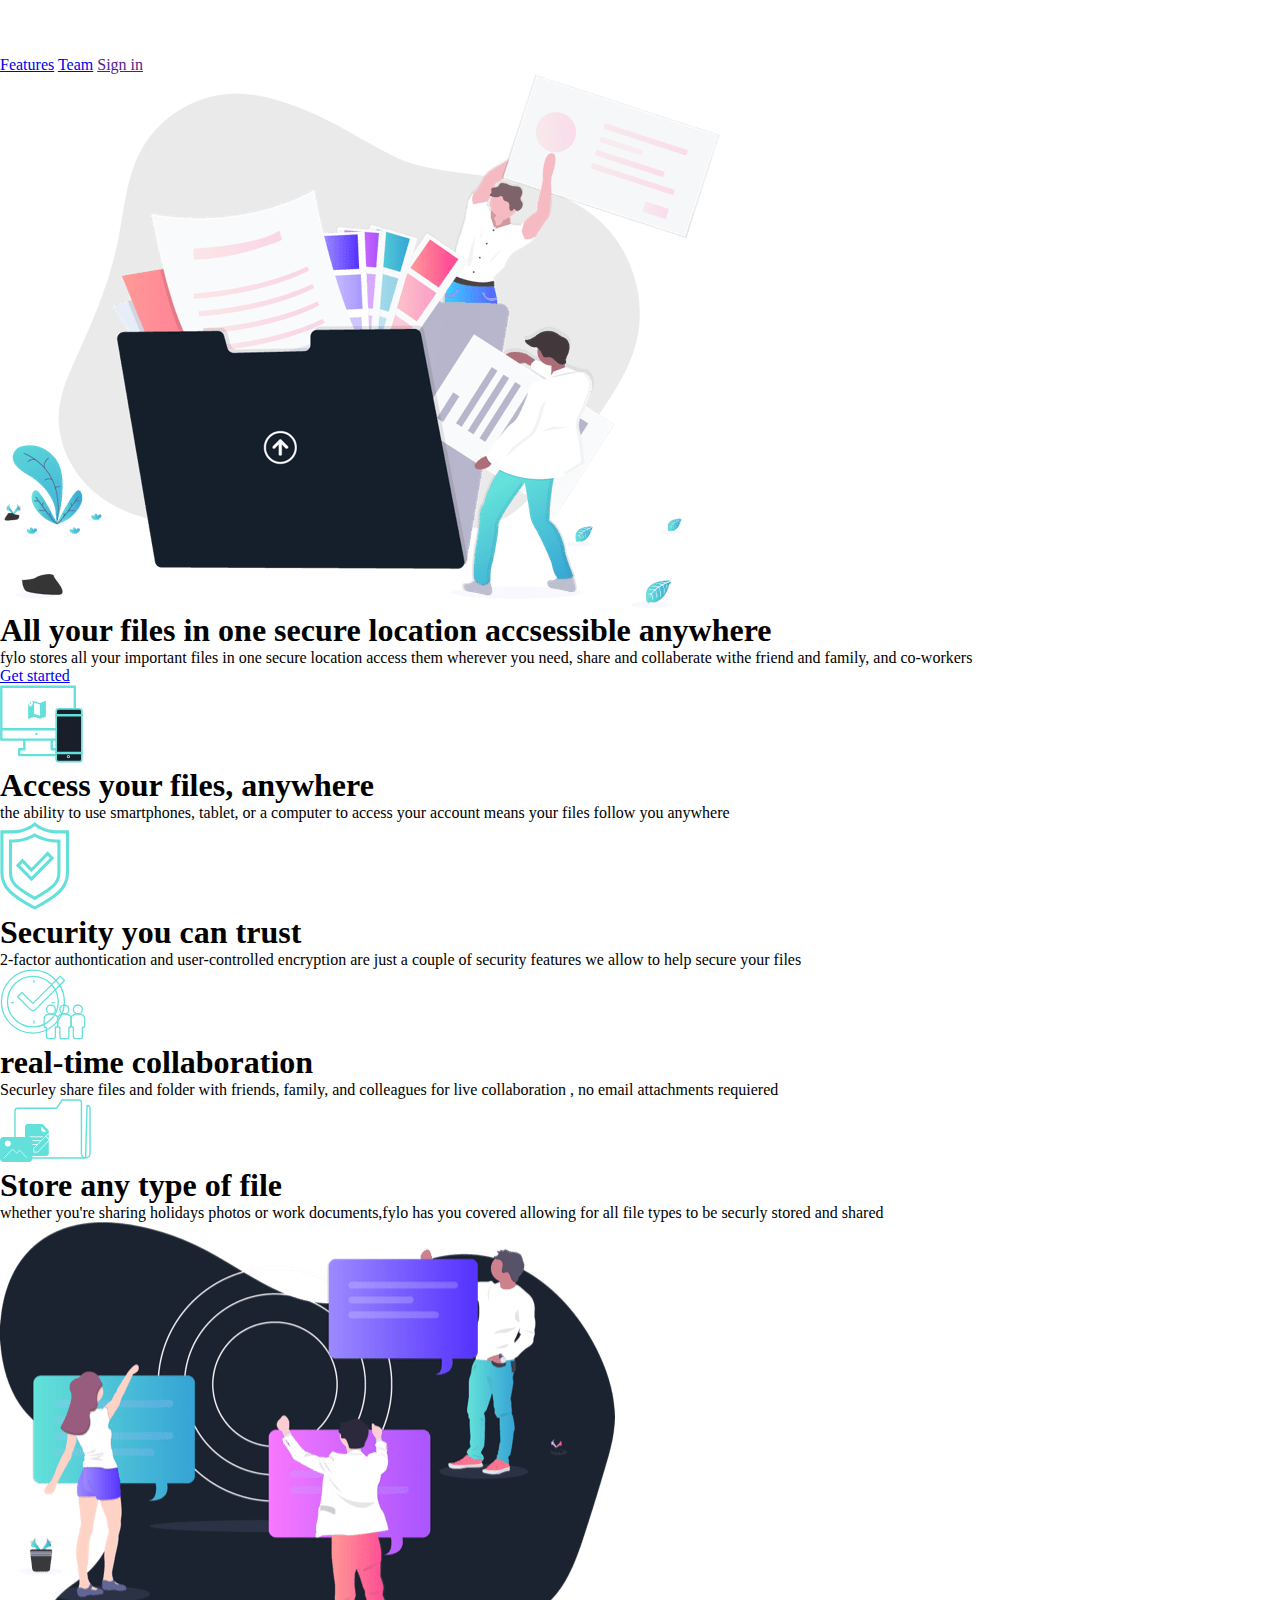
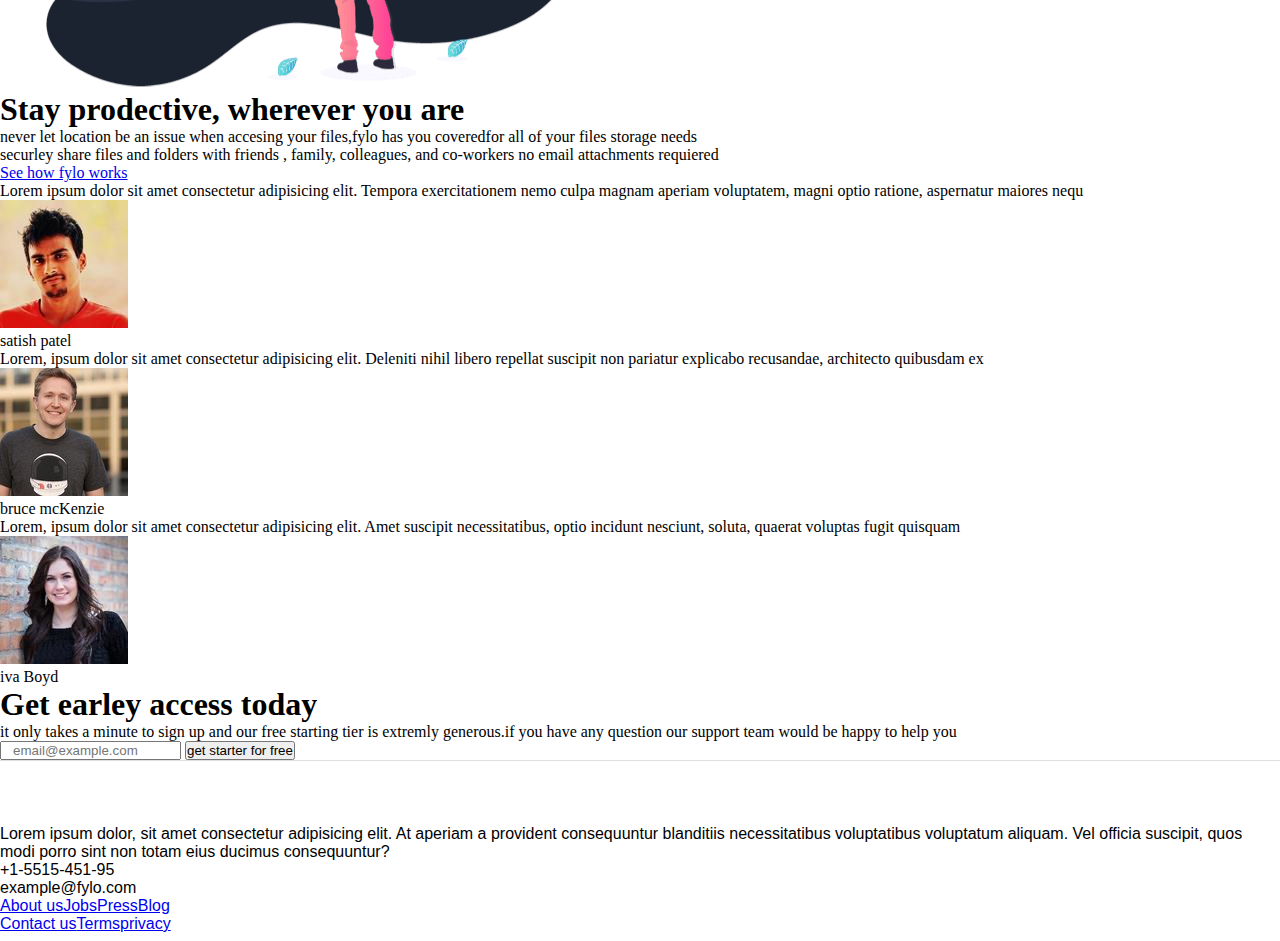
<file: index.html>
<!DOCTYPE html>
<html lang="en">
  <head>
    <meta charset="UTF-8" />
    <meta name="viewport" content="width=device-width, initial-scale=1.0" />
    <!-- displays site properly based on user's device -->

    <link
      rel="icon"
      type="image/png"
      sizes="32x32"
      href="./images/favicon-32x32.png"
    />
    <link rel="stylesheet" href="style.css" />
    <link rel="stylesheet" href="https://use.fontawesome.com/releases/v5.15.3/css/all.css" integrity="sha384-SZXxX4whJ79/gErwcOYf+zWLeJdY/qpuqC4cAa9rOGUstPomtqpuNWT9wdPEn2fk" crossorigin="anonymous">

    <title>
      Frontend Mentor | Fylo landing page with dark theme and features grid
    </title>

    </style>
  </head>
  <body>
    <!-- ======================================NAVBAR====================================== -->
    <div class="nav">
      <div class="nav-logo">
        <img src="images/logo.svg" alt="" />
      </div>

      <div class="nav-links">
        <a href="#">Features</a>
        <a href="#">Team</a>
        <a href="">Sign in</a>
      </div>
    </div>
    <!-- ================================================HERO========================================== -->

    <div class="hero">
      <div class="hero-text">
        <div class="hero-img">
          <img src="images/illustration-intro.png" alt="" />
        </div>
        <div class="hero-head">
          <h1>All your files in one secure location accsessible anywhere</h1>
        </div>
        <div class="hero-p">
          <p>
            fylo stores all your important files in one secure location access
            them wherever you need, share and collaberate withe friend and
            family, and co-workers
          </p>
        </div>
        <div class="nav-buttion">
          <a href="#">Get started</a>
        </div>
      </div>
    </div>

    <!-- =============================================GRID========================================== -->

    <div class="grid-container">
      <div class="grid">
        <div class="gr-card">
          <img src="images/icon-access-anywhere.svg" alt="" />
          <h1>Access your files, anywhere</h1>
          <p>
            the ability to use smartphones, tablet, or a computer to access your
            account means your files follow you anywhere
          </p>
        </div>
        <div class="gr-card">
          <img src="images/icon-security.svg" alt="" />
          <h1>Security you can trust</h1>
          <p>
            2-factor authontication and user-controlled encryption are just a
            couple of security features we allow to help secure your files
          </p>
        </div>
        <div class="gr-card">
          <img src="images/icon-collaboration.svg" alt="" />
          <h1>real-time collaboration</h1>
          <p>
            Securley share files and folder with friends, family, and colleagues
            for live collaboration , no email attachments requiered
          </p>
        </div>
        <div class="gr-card">
          <img src="images/icon-any-file.svg" alt="" />
          <h1>Store any type of file</h1>
          <p>
            whether you're sharing holidays photos or work documents,fylo has
            you covered allowing for all file types to be securly stored and
            shared
          </p>
        </div>
      </div>
    </div>

    <!-- ======================================================TESTIMONIAL====================================== -->

    <div class="t-container">
      <div class="t-grid">
        <div class="t-img">
          <img src="images/illustration-stay-productive.png" alt="" />
        </div>
        <div class="t-text">
          <h1>Stay prodective, wherever you are</h1>
          <p>
            never let location be an issue when accesing your files,fylo has you
            coveredfor all of your files storage needs
          </p>
          <p>
            securley share files and folders with friends , family, colleagues,
            and co-workers no email attachments requiered
          </p>
          <a href="#">See how fylo works</a>
        </div>
      </div>
    </div>

    <!-- =============================================GRID================================= -->
    <div class="tg-cc">
      <div class="tg-cn">
        <div class="tg-pp">
          <p>
            Lorem ipsum dolor sit amet consectetur adipisicing elit. Tempora
            exercitationem nemo culpa magnam aperiam voluptatem, magni optio
            ratione, aspernatur maiores nequ
          </p>
          <div class="tg">
            <img src="images/profile-1.jpg" alt="" />
            <p>satish patel</p>
          </div>
        </div>
        <div class="tg-pp">
          <p>
            Lorem, ipsum dolor sit amet consectetur adipisicing elit. Deleniti
            nihil libero repellat suscipit non pariatur explicabo recusandae,
            architecto quibusdam ex
          </p>
          <div class="tg">
            <img src="images/profile-2.jpg" alt="" />
            <p>bruce mcKenzie</p>
          </div>
        </div>
        <div class="tg-pp">
          <p>
            Lorem, ipsum dolor sit amet consectetur adipisicing elit. Amet
            suscipit necessitatibus, optio incidunt nesciunt, soluta, quaerat
            voluptas fugit quisquam
          </p>
          <div class="tg">
            <img src="images/profile-3.jpg" alt="" />
            <p>iva Boyd</p>
          </div>
        </div>
      </div>
    </div>
    <!-- =====================================Sign=================================================== -->
    <div class="s-c">
      <div class="s-f">
        <h1>Get earley access today</h1>
        <p>
          it only takes a minute to sign up and our free starting tier is
          extremly generous.if you have any question our support team would be
          happy to help you
        </p>
        <form>
          <input type="email" placeholder="   email@example.com" />
          <input type="submit" value="get starter for free" />
        </form>
      </div>
    </div>
    <div class="footer">
      <div class="ft-c">
        <div class="ft-t">
          <div class="ft-p1">
            <img src="images/logo.svg" alt="">
            <div class="icon">
              <i class="fas fa-map-marker-alt"></i>
              Lorem ipsum dolor, sit amet consectetur adipisicing elit. At aperiam a provident consequuntur blanditiis necessitatibus voluptatibus voluptatum aliquam. Vel officia suscipit, quos modi porro sint non totam eius ducimus consequuntur?
            </div>
          </div>
          <div class="ft-p2">
            <i class="fas fa-phone-volume"></i>
            <p>+1-5515-451-95</p>
            <i class="far fa-envelope"></i>
            <p>example@fylo.com</p>
          </div>
          <div class="ft-p3">
            <a href="#">About us</a><a href="#">Jobs</a><a href="#">Press</a><a href="#">Blog</a>            
          </div>
          <div class="ft-p4">
            <a href="#">Contact us</a><a href="#">Terms</a><a href="#">privacy</a>
          </div>
          <div class="ft-p5">
            <i class="fab fa-instagram"></i>
            <i class="fab fa-facebook"></i>
            <i class="fab fa-twitter"></i>
          </div>
        </div>
      </div>
    </div>
  </body>
</html>
</file>
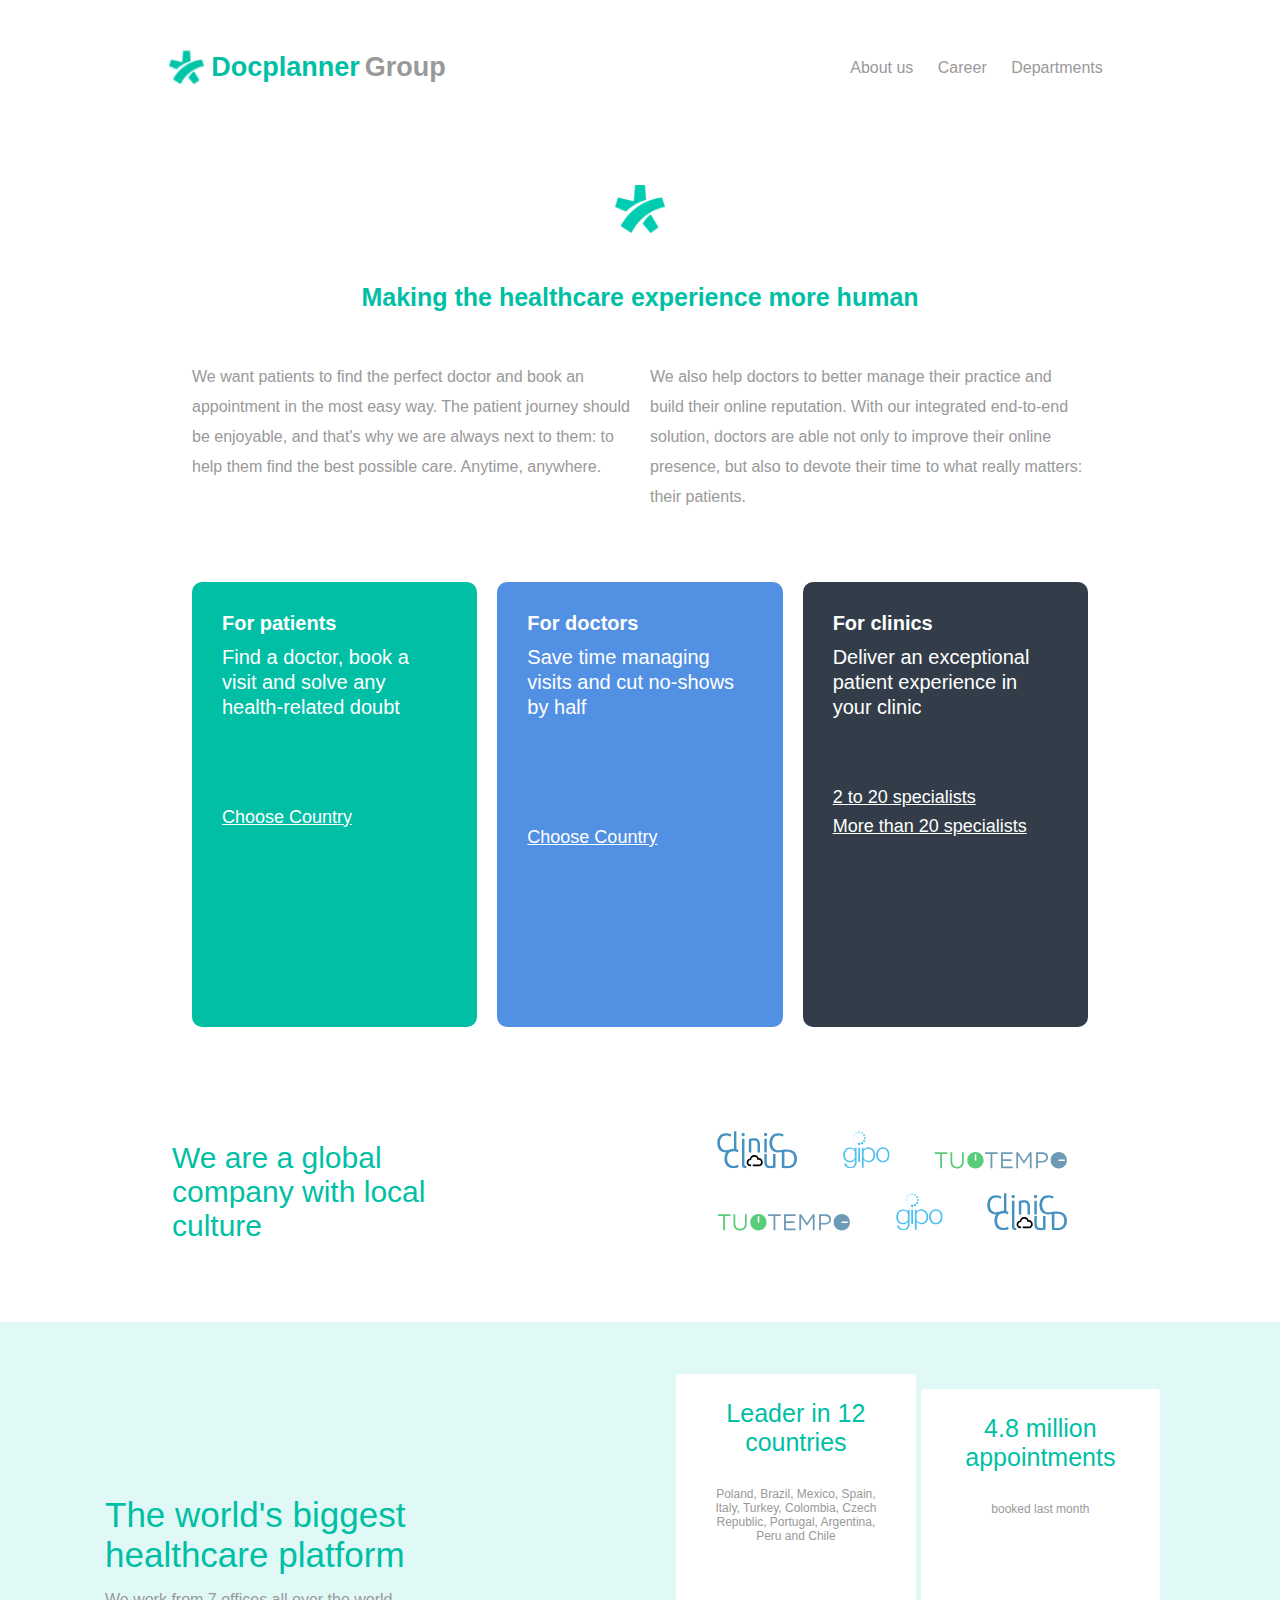
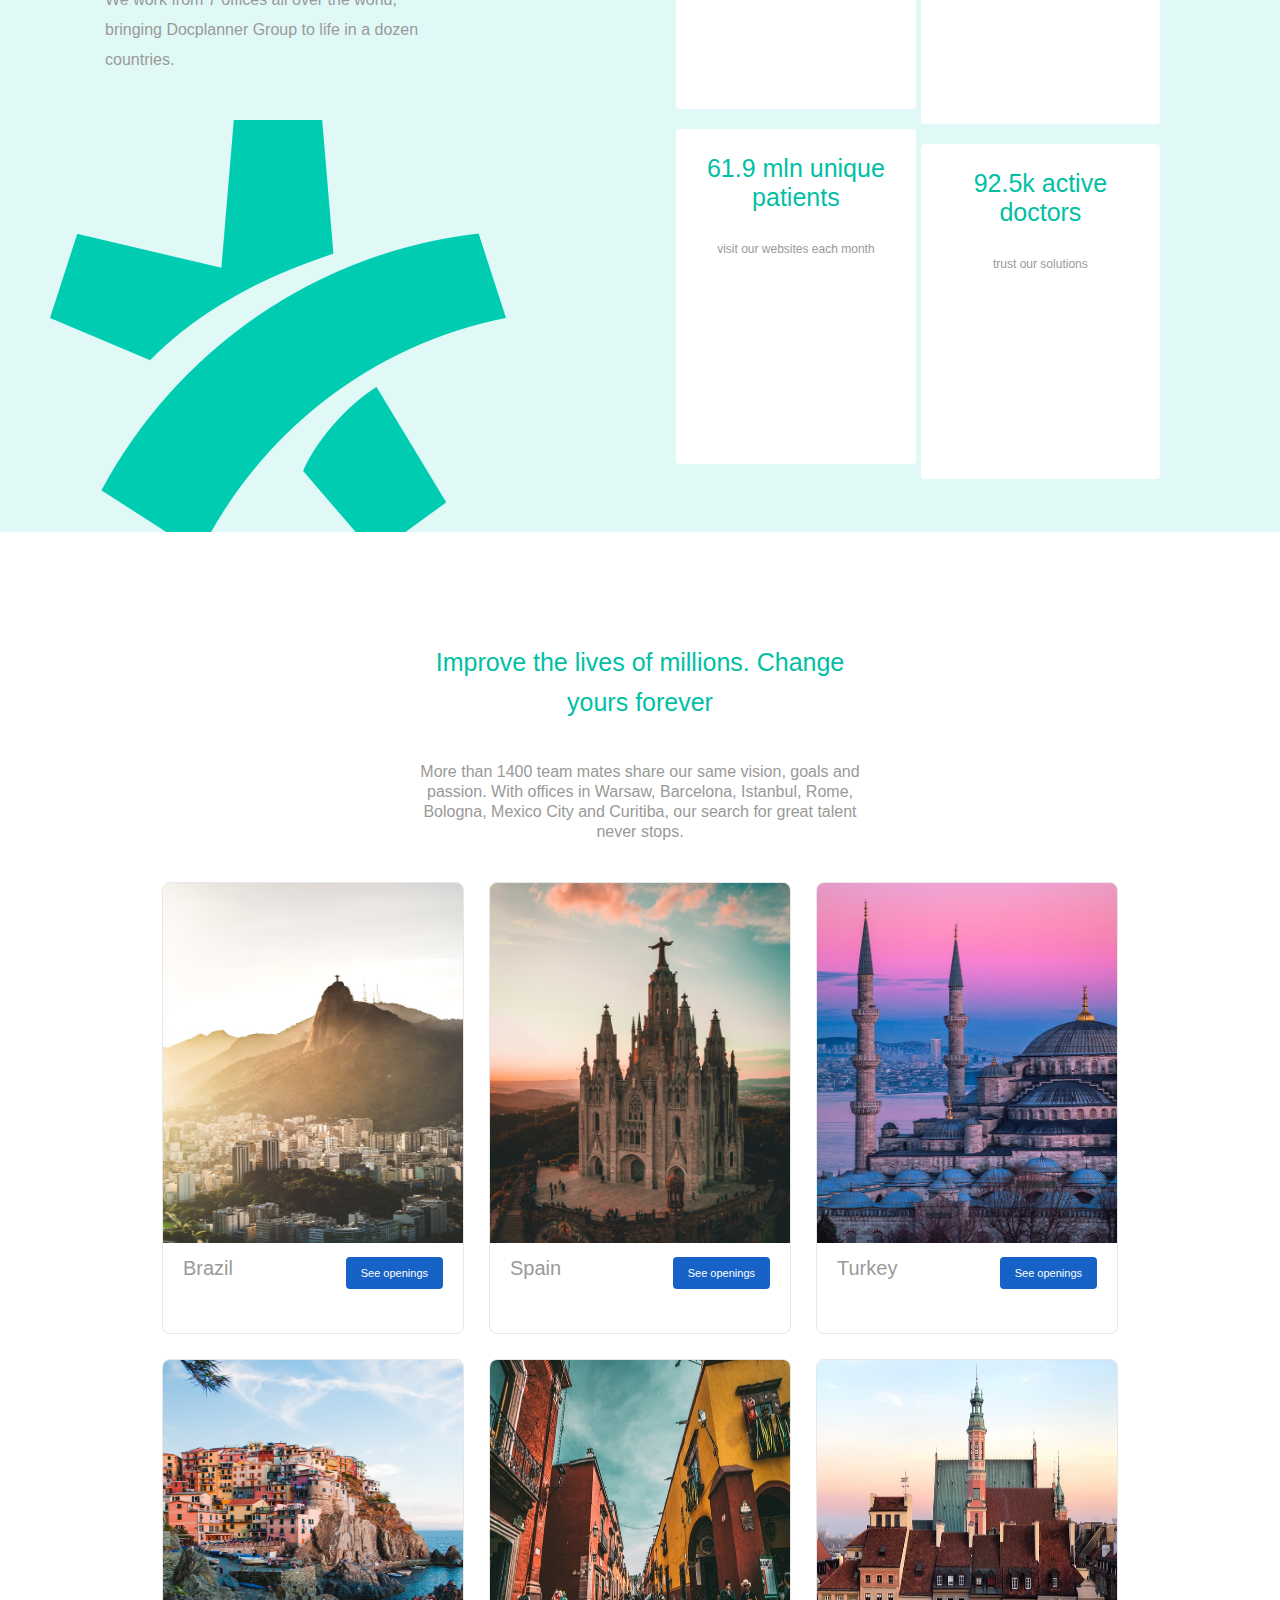
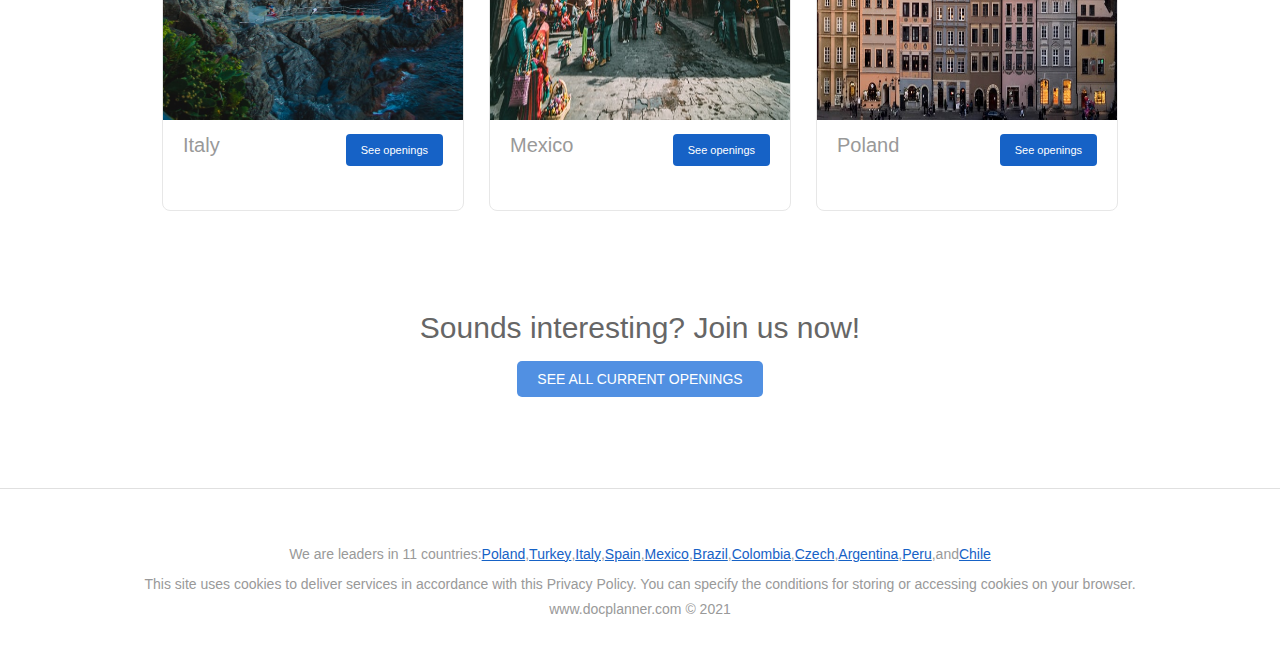
<file: docplaner.html>
<!DOCTYPE html>
<html lang="en">
  <head>
    <meta charset="UTF-8" />
    <meta http-equiv="X-UA-Compatible" content="IE=edge" />
    <meta name="viewport" content="width=device-width, initial-scale=1.0" />
    <title>Docplaner</title>
    <link rel="shortcut icon" href="favicon/favicon-32x32.png" />
    <link
      rel="stylesheet"
      href="https://unicons.iconscout.com/release/v4.0.0/css/line.css"
    />
    <link
      rel="stylesheet"
      href="https://use.fontawesome.com/releases/v5.15.3/css/all.css"
      integrity="sha384-SZXxX4whJ79/gErwcOYf+zWLeJdY/qpuqC4cAa9rOGUstPomtqpuNWT9wdPEn2fk"
      crossorigin="anonymous"
    />
    <link rel="stylesheet" href="style.css" />
  </head>
  <body>
    <!-- ====================================NAVBAR=================================== -->

    <div class="navbar">
      <div class="navbar-text">
        <img src="favicon/favicon-32x32.png" alt="#" />
        <span class="span-1">Docplanner</span> Group
      </div>
      <div class="navbar-links">
        <a href="#">About us </a>
        <a href="#">Career</a>
        <a href="#">Departments </a>
      </div>
    </div>

    <!-- ================================SERVECISE======================================== -->

    <div class="Services">
      <div class="services-logo">
        <img src="img/logo.png" alt="" />
      </div>

      <div class="services-text">
        <h1>Making the healthcare experience more human</h1>
      </div>

      <div class="grid-container-1">
        <div class="servecis-grid">
          <div class="sv-grid-1">
            We want patients to find the perfect doctor and book an appointment
            in the most easy way. The patient journey should be enjoyable, and
            that's why we are always next to them: to help them find the best
            possible care. Anytime, anywhere.
          </div>
          <div class="sv-grid-2">
            We also help doctors to better manage their practice and build their
            online reputation. With our integrated end-to-end solution, doctors
            are able not only to improve their online presence, but also to
            devote their time to what really matters: their patients.
          </div>
        </div>
      </div>

      <div class="grid-container-2">
        <div class="servecis-card">
          <div class="card-1">
            <i class="uil uil-users-alt people"></i>
            <h2>For patients</h2>
            <p>
              Find a doctor, book a visit and solve any health-related doubt
            </p>
            <a href="#">Choose Country <i class="uil uil-angle-down"></i></a>
          </div>

          <div class="card-2">
            <i class="uil uil-user-md"></i>
            <h2>For doctors</h2>
            <p>Save time managing visits and cut no-shows by half</p>
            <a href="#">Choose Country <i class="uil uil-angle-down"></i></a>
          </div>

          <div class="card-3">
            <i class="uil uil-hospital"></i>
            <h2>For clinics</h2>
            <p>Deliver an exceptional patient experience in your clinic</p>
            <div class="card3-links">
              <a href="#"
                >2 to 20 specialists <i class="uil uil-angle-down"></i
              ></a>

              <a href="#">
                More than 20 specialists
                <i class="uil uil-angle-down"></i>
              </a>
            </div>
          </div>
        </div>
      </div>
      <div class="servecis-section">
        <div class="servecis-container">
          <div class="services-wrap">
            <p>We are a global company with local culture</p>
          </div>
          <div class="services-logos">
            <div class="sv-lg1">
              <img src="logos/logo-clinicloud.svg" alt="" />
              <img src="logos/logo-gipo.svg" alt="" />
              <img src="logos/logo-tuotempo.svg" alt="" />
            </div>
            <div class="sv-lg2">
              <img src="logos/logo-tuotempo.svg" alt="" />
              <img src="logos/logo-gipo.svg" alt="" />
              <img src="logos/logo-clinicloud.svg" alt="" />
            </div>
          </div>
        </div>
      </div>
    </div>
    <!-- ===============================SECTION========================================== -->

    <div class="section">
      <div class="section-1">
        <p class="s1">
          The world's biggest <br />
          healthcare platform
        </p>
        <p>
          We work from 7 offices all over the world, bringing Docplanner Group
          to life in a dozen countries.
        </p>
        <img src="img/logo.png" alt="" />
      </div>
      <div class="section-2">
        <div class="s-grid">
          <i class="far fa-flag"></i>
          <h2>Leader in 12 countries</h2>
          <p>
            Poland, Brazil, Mexico, Spain, Italy, Turkey, Colombia, Czech
            Republic, Portugal, Argentina, Peru and Chile
          </p>
        </div>
        <div class="s-grid1">
          <i class="far fa-calendar-check"></i>
          <h2>4.8 million appointments</h2>
          <p>booked last month</p>
        </div>
        <div class="s-grid">
          <i class="fas fa-user-check"></i>
          <h2>61.9 mln unique patients</h2>
          <p>visit our websites each month</p>
        </div>
        <div class="s-grid1">
          <i class="fas fa-users"></i>
          <h2>92.5k active doctors</h2>
          <p>trust our solutions</p>
        </div>
      </div>
    </div>

    <!-- =============================================PICTURES================================================== -->

    <div class="Pictures">
      <div class="p-text">
        <h1>Improve the lives of millions. Change yours forever</h1>
        <p>
          More than 1400 team mates share our same vision, goals and passion.
          With offices in Warsaw, Barcelona, Istanbul, Rome, Bologna, Mexico
          City and Curitiba, our search for great talent never stops.
        </p>
      </div>
      <div class="p-pics">
        <div class="p-pic">
          <img
            src="countries/agustin-diaz-gargiulo-GTLJklnjn-E-unsplash.jpg"
            alt=""
          />
          <div class="p-c">
            <p>Brazil</p>
            <a href="#">See openings</a>
          </div>
        </div>
        <div class="p-pic">
          <img src="countries/biel-morro-d0xjEv-WJQk-unsplash.jpg" alt="" />
          <div class="p-c">
            <p>Spain</p>
            <a href="#">See openings</a>
          </div>
        </div>
        <div class="p-pic">
          <img src="countries/fatih-yurur-kNSREmtaGOE-unsplash.jpg" alt="" />
          <div class="p-c">
            <p>Turkey</p>
            <a href="#">See openings</a>
          </div>
        </div>
        <div class="p-pic">
          <img src="countries/jack-ward-rknrvCrfS1k-unsplash.jpg" alt="" />
          <div class="p-c">
            <p>Italy</p>
            <a href="#">See openings</a>
          </div>
        </div>
        <div class="p-pic">
          <img src="countries/jezael-melgoza-3snKY0XMKwg-unsplash.jpg" alt="" />
          <div class="p-c">
            <p>Mexico</p>
            <a href="#">See openings</a>
          </div>
        </div>
        <div class="p-pic">
          <img src="countries/maksym-harbar-okn8ZIjPMxI-unsplash.jpg" alt="" />
          <div class="p-c">
            <p>Poland</p>
            <a href="#">See openings</a>
          </div>
        </div>
      </div>
      <div class="p-end">
        <p>Sounds interesting? Join us now!</p>
        <a href="#">SEE ALL CURRENT OPENINGS</a>
      </div>
    </div>

    <!-- =======================================FOOTER======================================= -->
    <div class="footer">
      <div class="ft-1">
        <p>We are leaders in 11 countries:</p>
        <a href="#">Poland</a>,<a href="#">Turkey</a>,<a href="">Italy</a>,<a
          href=""
          >Spain</a
        >,<a href="">Mexico</a>,<a href="">Brazil</a>,<a href="">Colombia</a>,<a
          href=""
          >Czech</a
        >,<a href="">Argentina</a>,<a href="">Peru</a>,and<a href="">Chile</a>
      </div>
      <p class="ft-p">
        This site uses cookies to deliver services in accordance with this
        Privacy Policy. You can specify the conditions for storing or accessing
        cookies on your browser. <br />
        www.docplanner.com © 2021
      </p>
    </div>
  </body>
</html>
</file>
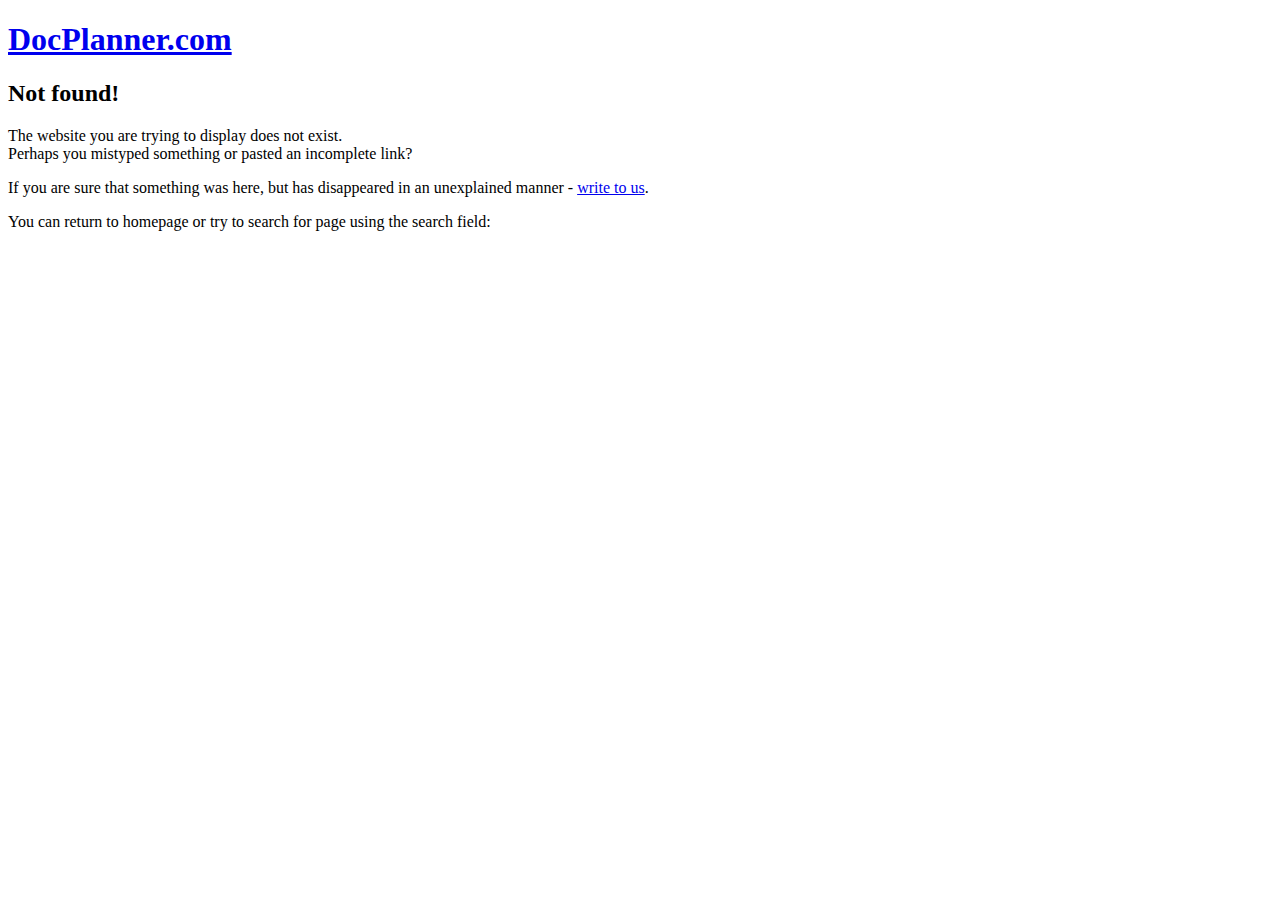
<file: images/ukraine-rounded.html>
<!DOCTYPE html>
<html lang="en" region="en" prefix="ya: http://webmaster.yandex.ru/vocabularies/">
<head>
	<link rel="dns-prefetch" href="//docplanner.com"/>
	<link rel="dns-prefetch" href="//ajax.googleapis.com"/>
	<link rel="dns-prefetch" href="//s3-eu-west-1.amazonaws.com"/>
	<link rel="dns-prefetch" href="//google-analytics.com"/>
	<link rel="dns-prefetch" href="//ssl.google-analytics.com"/>
	<link rel="dns-prefetch" href="//maps.google.com"/>
	<link rel="dns-prefetch" href="//maps.gstatic.com"/>
	<link rel="dns-prefetch" href="//facebook.com"/>
	<link rel="dns-prefetch" href="//fbstatic-a.akamaihd.net"/>
	<link rel="dns-prefetch" href="//apis.google.com"/>
	<link rel="dns-prefetch" href="//googletagmanager.com"/>
	<link rel="dns-prefetch" href="//beacon-1.newrelic.com"/>
	<link rel="dns-prefetch" href="//platform.docplanner.com"/>
	<link rel="dns-prefetch" href="//ssl.gstatic.com"/>
	<link rel="dns-prefetch" href="//lh4.googleusercontent.com"/>
	<link rel="dns-prefetch" href="//platform.global.ssl.fastly.net"/>
	<link rel="dns-prefetch" href="//docplanner.global.ssl.fastly.net"/>
	<link rel="dns-prefetch" href="//cdnjs.cloudflare.com"/>
	<link rel="dns-prefetch" href="//d2kklhhml1jk66.cloudfront.net"/>
	<link rel="dns-prefetch" href="//d32wn3pusq02lv.cloudfront.net"/>

	<meta charset="utf-8"/>
	<title></title>

	<link rel="search" type="application/opensearchdescription+xml" title="www.docplanner.com" href="http://www.docplanner.com/opensearch">


<link rel="stylesheet" href="//platform.docplanner.com/css/kunglao-default.css?167396536" />

	</head>
<body id="error" class="zaslepka">

			<!-- Google Tag Manager -->
		<script>
			var dataLayerContainer = {};
			dataLayerContainer['gtm-pageType'] = '404';
			dataLayer = [dataLayerContainer];
		</script>
		<noscript><iframe src="//www.googletagmanager.com/ns.html?id=GTM-PZ83PG"
						  height="0" width="0" style="display:none;visibility:hidden"></iframe></noscript>
		<script>(function(w,d,s,l,i){w[l]=w[l]||[];w[l].push(
					{'gtm.start': new Date().getTime(),event:'gtm.js'}
			);var f=d.getElementsByTagName(s)[0],
					j=d.createElement(s),dl=l!='dataLayer'?'&l='+l:'';j.async=true;j.src=
					'//www.googletagmanager.com/gtm.js?id='+i+dl;f.parentNode.insertBefore(j,f);
			})(window,document,'script','dataLayer','GTM-PZ83PG');</script>
		<!-- End Google Tag Manager -->

	<div id="container">
		<div id="content">
			<div class="wrapper">
				<h1>
					<a href="http://www.docplanner.com/" class="logo-zl default en">
						DocPlanner.com
					</a>
				</h1>
					<div class="box white error4xx">
		<div class="text">
			<h2>Not found!</h2>

			<p>The website you are trying to display does not exist. <br />Perhaps you mistyped something or pasted an incomplete link?</p>

			<p>If you are sure that something was here, but has disappeared in an unexplained manner - <a href="mailto:michal.pekala@znanylekarz.pl">write to us</a>.</p>

			<p>
									You can return to homepage or try to search for page using the search field:
							</p>


		</div>
	</div>
			</div>
		</div>
	</div>
	</body>
</html>
</file>
<file: style.css>
*{
    padding: 0;
    margin: 0;
}

.navbar{
    height: 15vh;
    display: flex;
    justify-content: space-around;
    align-items: center;
    padding: 0 20px;
    font-family: 'Roboto', Arial,  sans-serif;
    color: #999;
}

.navbar-text img{
    width: 35px;
    margin: 0 2px;
}

.navbar-text{
    display: flex;
    align-items: center;
    font-size: 27px;
    font-weight: 600;
    margin-right: 100px;
}

.span-1{
    color: #00BFA5;
    margin: 0 5px;
}


.navbar-links{
    padding: 20px 0;
}

.navbar-links a{
    padding: 0 10px;
    text-decoration: none;
    font-size: 16px;
    color: #999;
    font-weight: 200;
}

.navbar-links a:hover{
    color: #00BFA5;
}


/* ============================== SERVICES ============================== */

.Services{
    font-family: 'Roboto', Arial, Helvetica, sans-serif;

}

.services-logo img{
    width: 50px;
    display: flex;
    justify-content: center;
    margin:0 auto;
    margin-bottom: 50px;
    margin-top: 50px;
}
.services-text h1{
    margin-bottom: 50px;
    text-align: center;
    font-size: 25px;
    color: #00BFA5;

}

.grid-container-1{
    width: 70%;
    margin: 0 auto;
    margin-bottom: 20px;
    color: #999;
}

.servecis-grid{
    display: grid;
    grid-template-columns: 1fr 1fr;
    gap: 20px;
    line-height: 30px;
}


.grid-container-2{
    width: 70%;
    height: 100%;
    margin: 25px auto;
    color: #fff;
}

.servecis-card{
    display: grid;
    grid-template-columns: 1fr 1fr 1fr;
    height: 50%;
    gap: 20px;
    margin-top: 70px;
}

.card-1{
    padding: 20px 30px;
    background: #00BFA5;
    height: 45vh;
    display: flex;
    flex-direction: column;
    border-radius: 10px;
    color: #fff;
}

.card-1 i, .card-2 i , .card-3 i{
    font-size: 25px;
    margin-bottom: 10px;
}

.card-1 h2, .card-2 h2, .card-3 h2{
    font-size: 20px;
    margin-bottom: 10px;
}

.card-1 p, .card-2 p, .card-3 p{
    font-size: 20px;
    margin-bottom:60px;
    line-height: 25px;
}

.card-1 a{
    margin-top: 20px;
    color: #fff;
    font-size: 18px;
}

.card-2{
    padding: 20px 30px;
    background: #5190E2;
    height: 45vh;
    display: flex;
    flex-direction: column;
    border-radius: 10px;
    color: #fff;
}

.card-3{
    padding: 20px 30px;
    background: #323D49;
    height: 45vh;
    display: flex;
    flex-direction: column;
    border-radius: 10px;
    color: #fff;
}

.card-2 a{
    margin-top: 40px;
    color: #fff;
    font-size: 18px;
}

.card3-links{
    margin-bottom:40px;
}

.card3-links  a{
    display: block;
    color: #fff;
    font-size: 18px;
}

.servecis-section{
    display: flex;
    justify-content: center;
    align-items: center;
    height: 30vh;
}

.servecis-container{
    display: flex;
    color: #00BFA5;
    width: 80%;
    justify-content: space-around;
}

.services-wrap{
    margin-top: 10px;
    margin-right:150px;
    font-size: 30px;
    width: 30%;
    font-weight: lighter;
}

.services-logos{
    display: flex;
    flex-direction: column;
    gap: 20px;
}

.sv-lg1 img, .sv-lg2 img{
    margin-right: 40px;
}

/* ====================================SECTION======================================= */

.section{
    height: 90vh;
    display: flex;
    background: #E0F9F7;
    align-items: center;
    overflow: hidden;
    font-family: 'Poppins',Arial, Helvetica, sans-serif;
}

.section-1{
    padding: 0 50px;
}

.section-1 .s1{
    color: #00BFA5;
    margin-bottom: 10px;
    margin-top: 200px;
    font-size: 35px;
    line-height: 40px;
}

.section-1 p{
    font-size: 16px;
    color: #999;
    line-height: 30px;
    margin-bottom: 45px;
    padding: 0 55px;
}





.section-2{
    display: grid;
    grid-template-columns: 1fr 1fr;
    gap: 5px;

}

.s-grid{
    text-align: center;
    background: #fff;
    padding: 10px 30px;
    width: 50%;
    border-radius: 4px;
    height: 35vh;
    font-size: 11px;
    margin-left: 120px;
}

.s-grid i{
    font-size: 30px;
    margin-top: 40px;
    color: #00BFA5;
}

.s-grid h2{
    font-size: 25px;
    margin-top: 15px;
    color: #00BFA5;
    font-weight: 5;
}

.s-grid p{
    font-size: 12px;
    margin-top: 30px;
    color: #999;
}

.s-grid1{
    text-align: center;
    background: #fff;
    padding: 10px 30px;
    width: 50%;
    border-radius: 4px;
    height: 35vh;
    font-size: 11px;
    margin-top: 15px;
}


.s-grid1 i{
    font-size: 30px;
    margin-top: 40px;
    color: #00BFA5;
}

.s-grid1 h2{
    font-size: 25px;
    margin-top: 15px;
    color: #00BFA5;
    font-weight: 5;
}

.s-grid1 p{
    font-size: 12px;
    margin-top: 30px;
    color: #999;
}


/* =========================================PICTURES============================================ */

.Pictures{
    height: 100%;
    display: flex;
    margin-top: 100px;
    flex-direction: column;
    justify-content: center;
    align-items: center;
    font-family: 'Poppins', sans-serif;
}

.p-pics{
    display: grid;
    width: 800px;
    margin: 0 auto;
    justify-content: center;
    align-items: center;
    grid-template-columns: repeat(3 , 1fr);
    gap: 25px;
    
}

.p-pic{
    width: 300px;
    height: 50vh;
    border: .50px solid #e7e7e7;
    border-radius: 8px;
    overflow: hidden;
}

.p-pic:hover{
    box-shadow: 0.5px 0.5px 30px #999;
}

.p-pic img{
    width: 100%;
    height:40vh;
}
.p-c{
    display: flex;
    justify-content: space-between;
}
.p-c p{
    font-size: 20px;
    margin-left: 20px;
    margin-top: 10px;
    color: #999;
}

.p-c a{
    text-decoration: none;
    font-size: 11px;
    margin-top: 10px;
    margin-right: 20px;
    padding: 10px 15px;
    color: #fff;
    border-radius: 4px;
    background: #1662C6;
}





.p-text{
    text-align: center;
    width: 450px;
}

.p-text h1{
    margin-top: 10px;
    font-size: 25px;
    color: #00BFA5;
    font-weight: 1;
    line-height: 2.5rem;
}

.p-text p{
    margin: 40px 0;
    color: #999;
    line-height: 20px;
}


.p-end{
    margin: 100px 0;
    text-align: center;
}

.p-end p{
    font-size: 30px;
    margin-bottom: 25px;
    color: #666;
    font-weight: 1;
}

.p-end a{
    font-size: 14px;
    text-decoration: none;
    color: #fff;
    padding: 10px 20px;
    background: #5190E2;
    border-radius: 5px;
}

/* ===========================FOOTER========================================= */

.footer{
    height: 20vh;
    display: flex;
    flex-direction: column;
    justify-content: center;
    align-items: center;
    border-top: 0.005px solid #e0e0e0;
    font-family: 'Poppins', sans-serif;
}

.ft-1{
    display: flex;
    margin: 10px 0;
    color: #999;
    font-size: 14px;
}

.ft-p{
    font-size: 14px;
    color: #999;
    text-align: center;
    line-height: 25px;
}

.ft-1 a{
    color: #1662C6;
}
</file>
